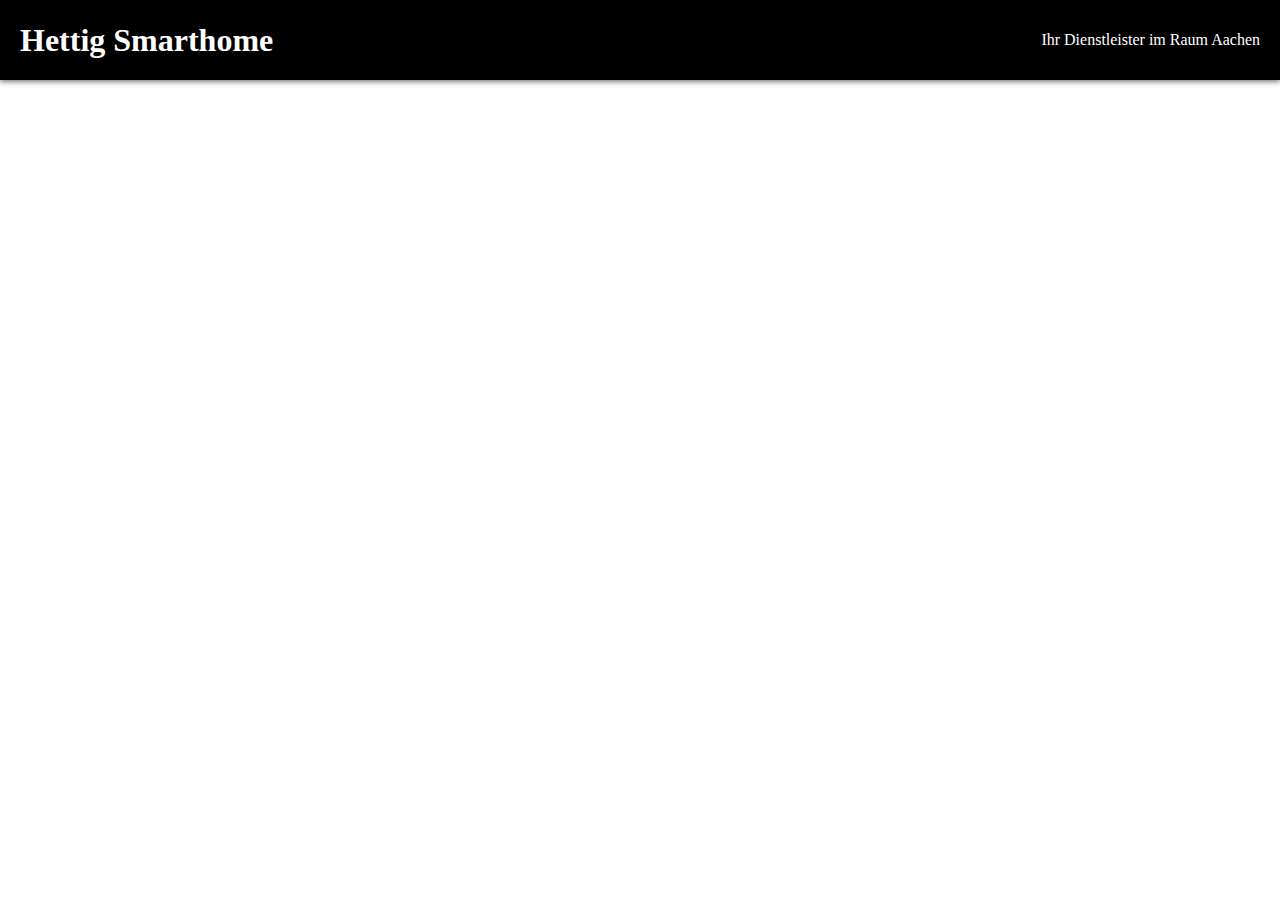
<file: docs/kontakt.html>
<!DOCTYPE html>
<html lang="de">
<head>
  <meta charset="UTF-8">
  <meta name="viewport" content="width=device-width, initial-scale=1.0">
  <title>Kontakt - Hettig Smarthome</title>
  <link rel="stylesheet" href="styles.css">
</head>
<body>
  <header class="header">
    <h1>Hettig Smarthome</h1>
    <p>Ihr Dienstleister im Raum Aachen</p>
  </header>
  <main class="content">
    <h1>Kontakt</h1>
    <p>Kontakt</p>
  </main>
  <footer class="footer">
    <p>&copy; 2023 Hettig Smarthome. Alle Rechte vorbehalten.</p>
  </footer>
</body>
</html>
</file>
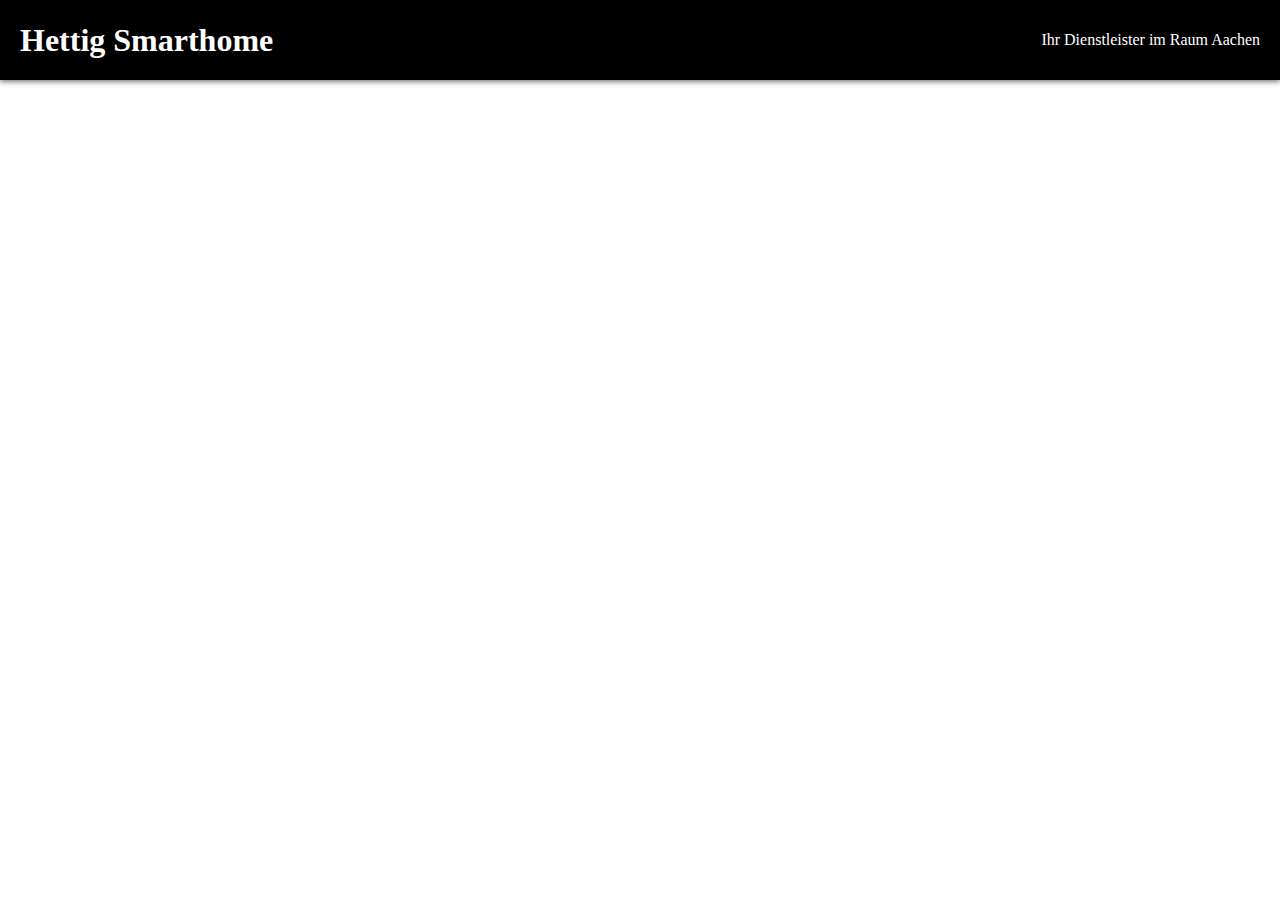
<file: docs/ueber-uns.html>
<!DOCTYPE html>
<html lang="de">
<head>
  <meta charset="UTF-8">
  <meta name="viewport" content="width=device-width, initial-scale=1.0">
  <title>Über uns - Hettig Smarthome</title>
  <link rel="stylesheet" href="styles.css">
</head>
<body>
  <header class="header">
    <h1>Hettig Smarthome</h1>
    <p>Ihr Dienstleister im Raum Aachen</p>
  </header>
  <main class="content">
    <h1>Über uns</h1>
    <p>Wir stellen uns vor.</p>
  </main>
  <footer class="footer">
    <p>&copy; 2023 Hettig Smarthome. Alle Rechte vorbehalten.</p>
  </footer>
</body>
</html>
</file>
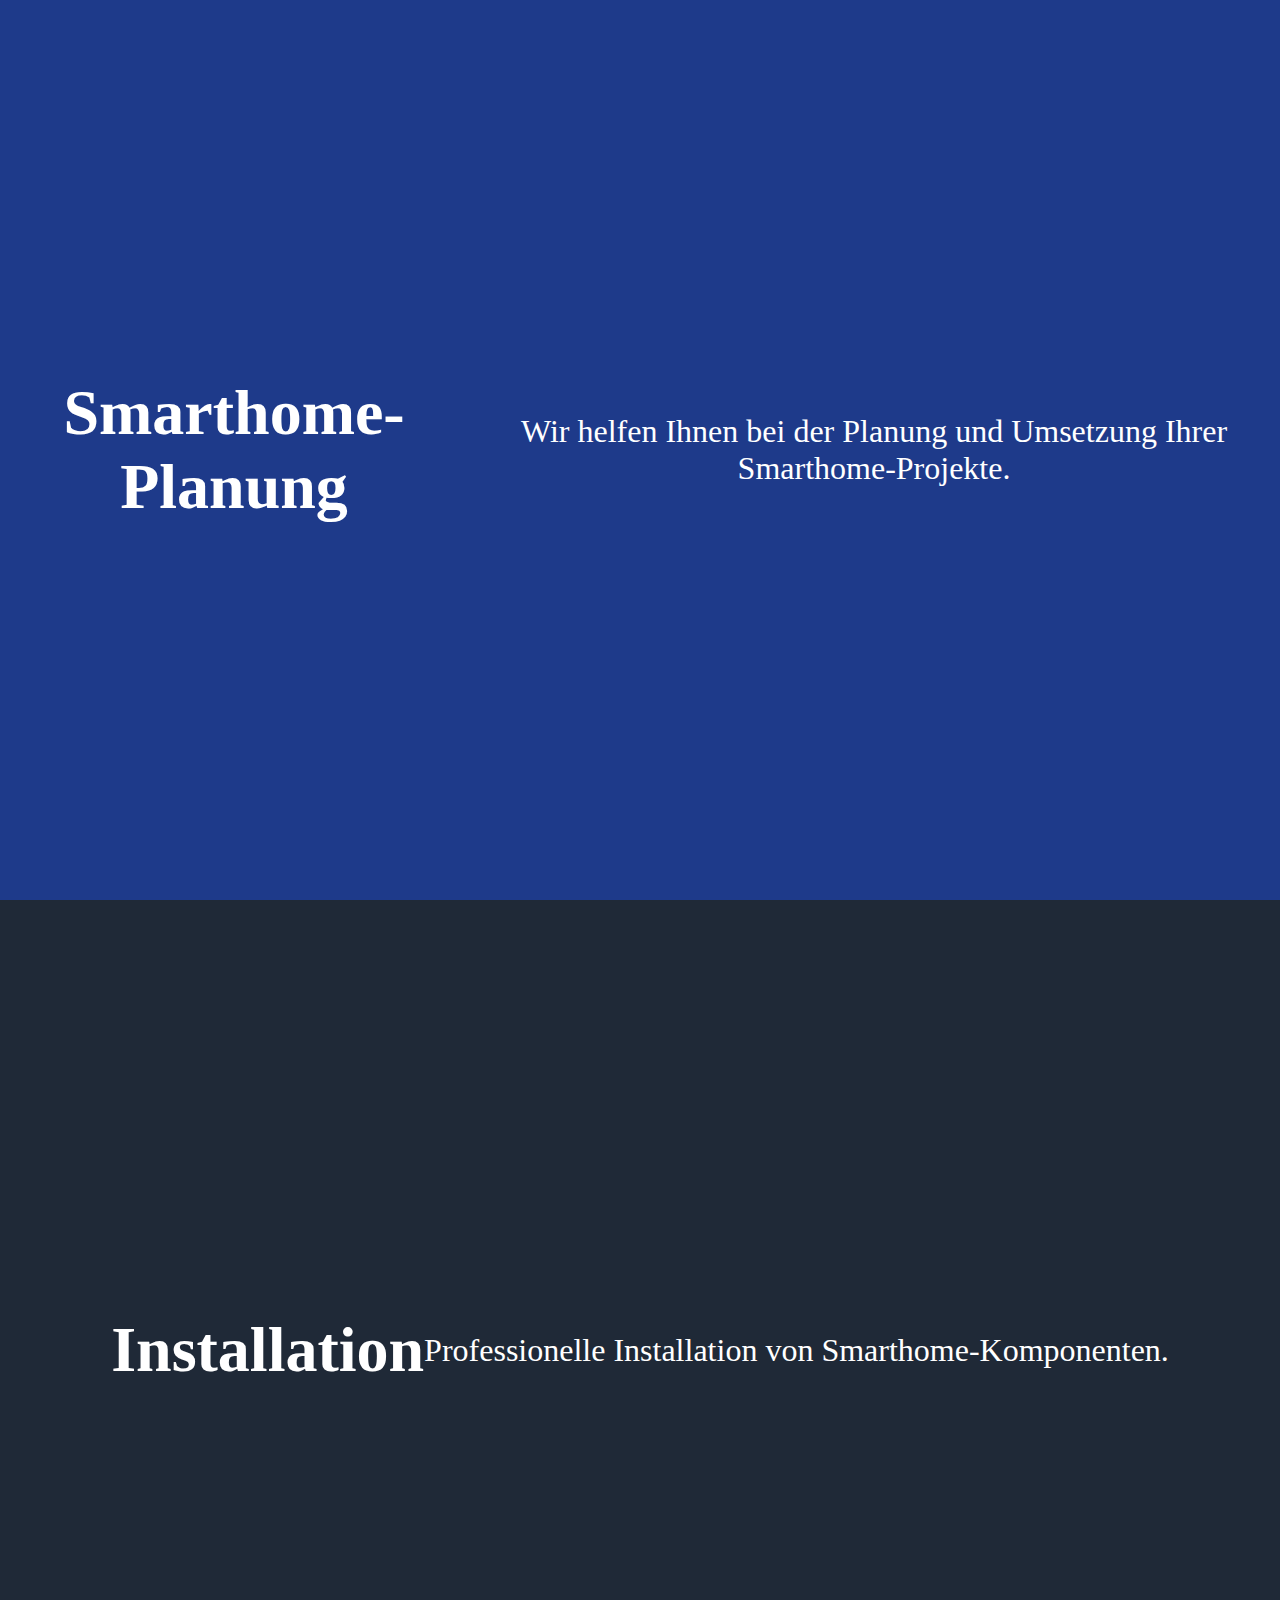
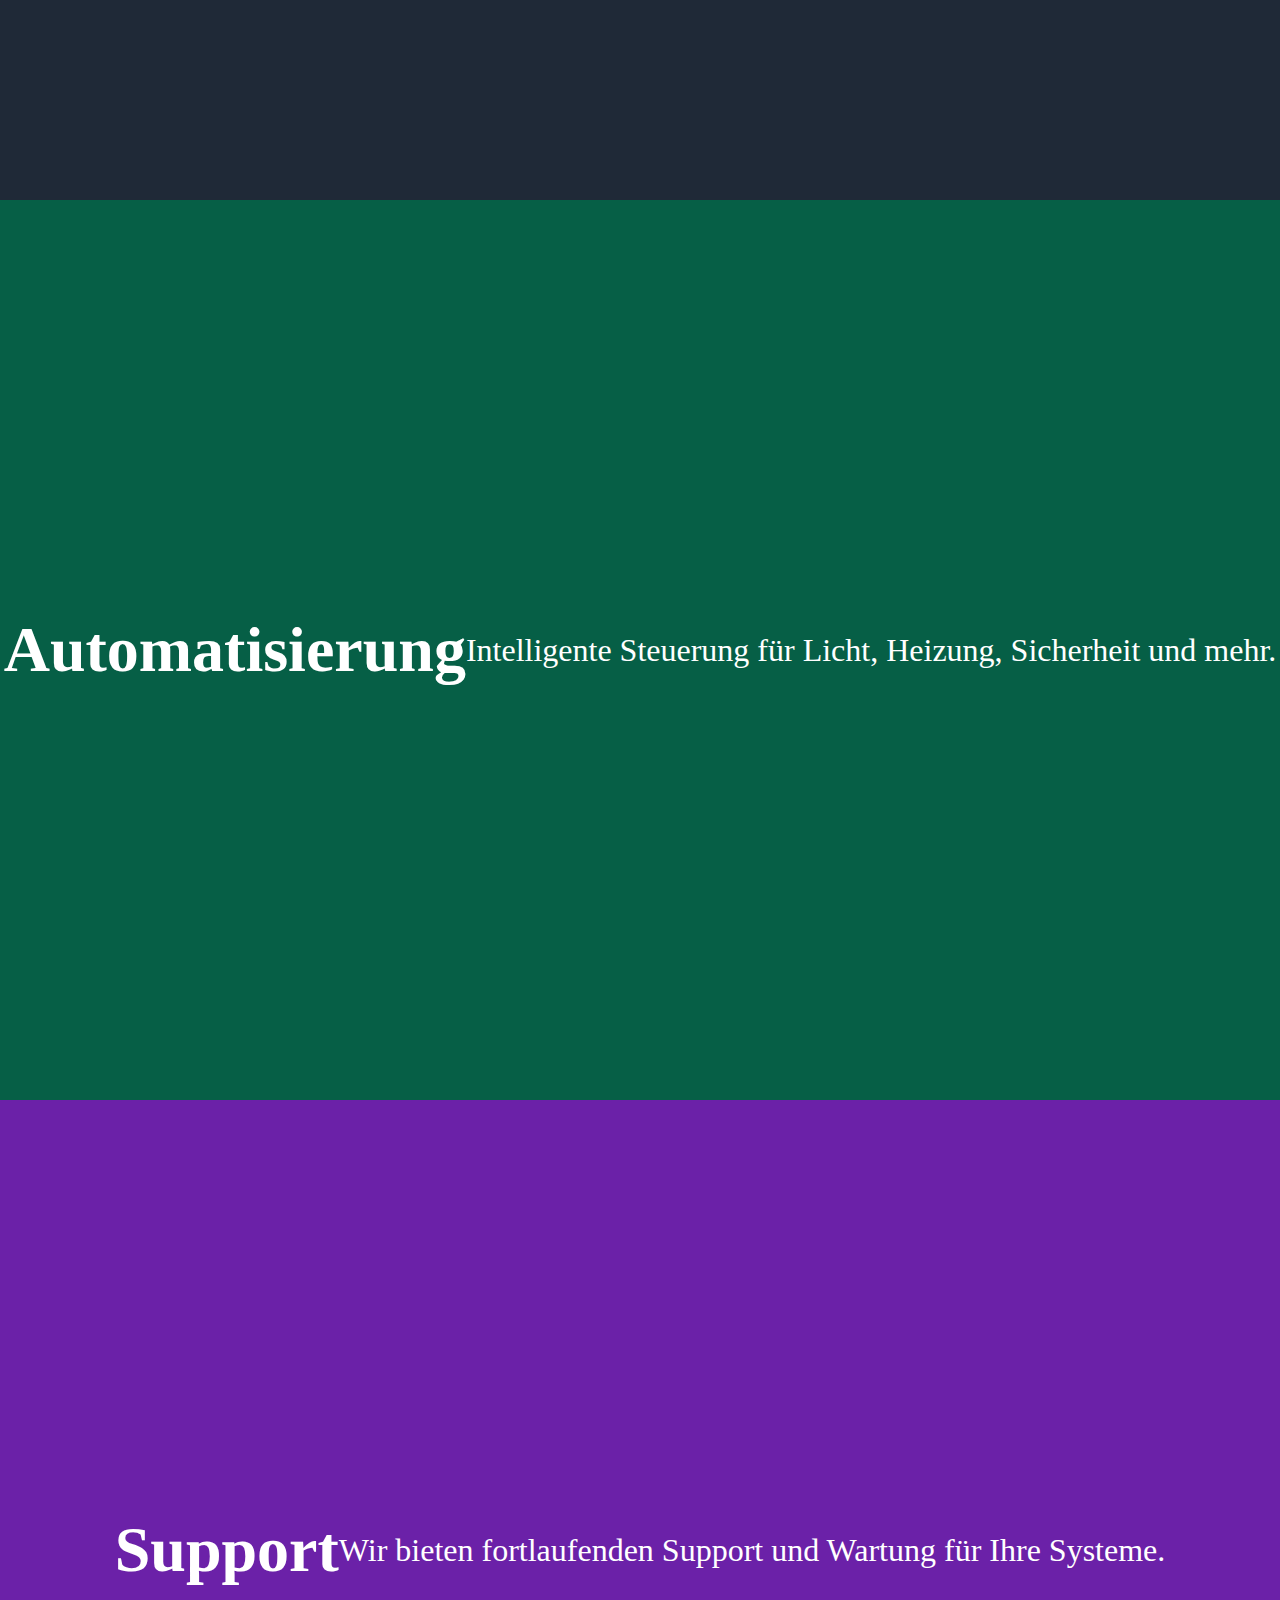
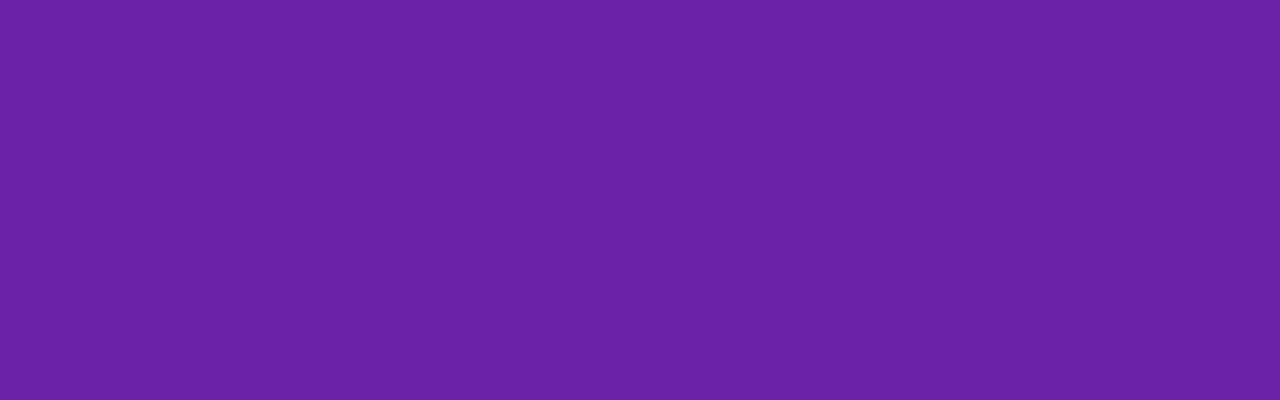
<file: docs/Dienstleistungen/dienstleistungen.html>
<!DOCTYPE html>
<html lang="de">
<head>
  <meta charset="UTF-8">
  <meta name="viewport" content="width=device-width, initial-scale=1.0">
  <title>Dienstleistungen - Hettig Smarthome</title>
  <link rel="stylesheet" href="styles-dienstleistungen.css">
</head>
<body class="service-page">
  <section class="section" id="service1">
    <h1>Smarthome-Planung</h1>
    <p>Wir helfen Ihnen bei der Planung und Umsetzung Ihrer Smarthome-Projekte.</p>
  </section>

  <section class="section" id="service2">
    <h1>Installation</h1>
    <p>Professionelle Installation von Smarthome-Komponenten.</p>
  </section>

  <section class="section" id="service3">
    <h1>Automatisierung</h1>
    <p>Intelligente Steuerung für Licht, Heizung, Sicherheit und mehr.</p>
  </section>

  <section class="section" id="service4">
    <h1>Support</h1>
    <p>Wir bieten fortlaufenden Support und Wartung für Ihre Systeme.</p>
  </section>
  <script src="script-dienstleistungen.js"></script>
</body>
</html>
</file>
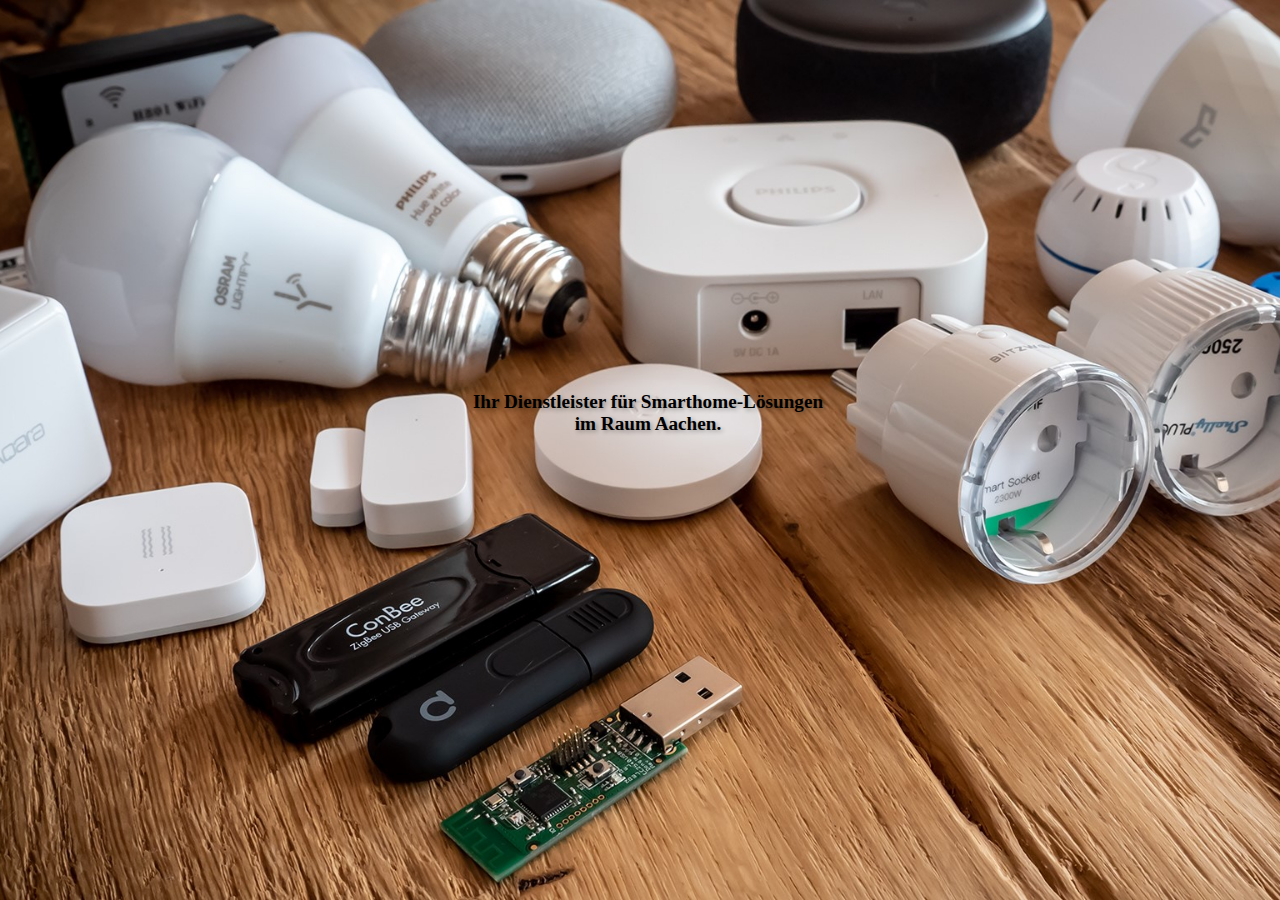
<file: docs/home/home.html>
<!DOCTYPE html>
<html lang="de">
<head>
  <meta charset="UTF-8">
  <meta name="viewport" content="width=device-width, initial-scale=1.0">
  <title>Home</title>
  <link rel="stylesheet" href="styles-home.css">
</head>
<body class="home">
  <div >
    <p>Ihr Dienstleister für Smarthome-Lösungen <br>im Raum Aachen.</p>
  </div>
</body>
</html>
</file>
<file: docs/styles.css>
/* Grundlegende Stile */
body, html {
  margin: 0;
  padding: 0;
  font-family: 'Montserrat';/*, Arial, sans-serif;  Schriftart Lato */
  color: #ffffff;
}

/* Header */
.header {
  display: flex;
  justify-content: space-between; /* Abstand zwischen den Elementen */
  align-items: center; /* Zentriert vertikal */
  background-color: #000; /* Komplette schwarze Farbe */
  padding: 10px 20px; /* Innenabstand oben und unten, links und recht*/
  box-shadow: 0 2px 5px rgba(0, 0, 0, 0.5); /* Schatten unter dem Header */
  max-height: 60px;
}

.header-left {
  text-align: left;
}

.header-left p {
  margin: 5px 0 0;
  font-size: 1rem;
}

/* Link im Header */
.header-left h1 a {
  text-decoration: none;
  color: #fff;
  font-weight: bold;
  font-size: 2.5rem;
}

/* Sidebar als Navigation oben rechts */
.sidebar {
  text-align: right;
}

.sidebar ul {
  list-style: none;
  padding: 0;
  margin: 0;
  display: flex;
  gap: 15px;
}

.sidebar ul li {
  margin: 0;
}

.sidebar ul li a {
  text-decoration: none;
  color: #fff;
  font-size: 1rem;
  transition: color 0.3s ease, text-decoration 0.3s ease; /* Sanfter Übergang */
}

.sidebar ul li a.active {
  font-weight: bold;
  color: #fff; /* Semikolon hinzugefügt */
  text-decoration: underline;
}

.sidebar ul li a:hover {
  font-weight: bold;
  color: #ff0000; /* Rot beim Hover */
  text-decoration: underline;
}

/* Inhaltsbereich (iframe) */
.content {
  width: 100vw; /* Nimmt die volle Breite ein */
  border: none; /* Entfernt Rahmen um das iframe */
}

 Footer 
.footer {
  background-color: #000;
  color: #fff;
  text-align: center;
  padding: 10px 0;
  position: absolute;
  bottom: 0;
  width: 100%;
}
</file>
<file: docs/Dienstleistungen/styles-dienstleistungen.css>
/* Dienstleistungsseite */
.service-page {
  margin: 0;
  padding: 0;
  scroll-snap-type: y mandatory; /* Snap-Scrolling aktivieren */
  overflow-y: scroll; /* Ermöglicht vertikales Scrollen */
  height: 100vh; /* Volle Bildschirmhöhe */
}

/* Abschnitte */
.section {
  height: 100vh; /* Jeder Abschnitt nimmt die gesamte Bildschirmhöhe ein */
  display: flex;
  justify-content: center;
  align-items: center;
  text-align: center;
  font-size: 2rem;
  color: white;
  scroll-snap-align: start; /* Jeder Abschnitt wird beim Scrollen ausgerichtet */
  transition: transform 0.3s ease-in-out;
}

/* Unterschiedliche Farben für Abschnitte */
#service1 { background-color: #1e3a8a; } /* Dunkelblau */
#service2 { background-color: #1f2937; } /* Anthrazit */
#service3 { background-color: #065f46; } /* Dunkelgrün */
#service4 { background-color: #6b21a8; } /* Lila */
</file>
<file: docs/home/styles-home.css>
/* Spezifische Stile für die Home-Seite */
.home {
    animation: zoomEffect 10s ease-in-out infinite alternate;
    background: url('../pics/Background_components.jpg') no-repeat center center fixed;
    background-size: cover /* Bildgröße anpassen */;
    background-color: #000;
    height: 90vh; /* Volle Höhe des Bildschirms - Header */
    width: 100vw; /* Volle Breite des Bildschirms - Header */
    display: flex; /* Flexbox Layout */
    justify-content: center; /* Horizontal zentrieren */
    align-items: center; /* Vertikal zentrieren */
    text-align: center;  /* Text zentrieren */
    font-weight: bold; /* Dick gedruckt */
    font-size: 1.2em; /* Groß */
    text-shadow: 2px 2px 4px rgba(0, 0, 0, 0.3); /* Schattiert */
}

@keyframes zoomEffect {
    0%, 100% {
        filter: brightness(90%);
    }
    50% {
        filter: brightness(130%);
    }
}

@keyframes zoomEffect {
  0%, 100% {
    background-size: 100%;
  }
  50% {
    background-size: 110%;
  }
}
</file>
